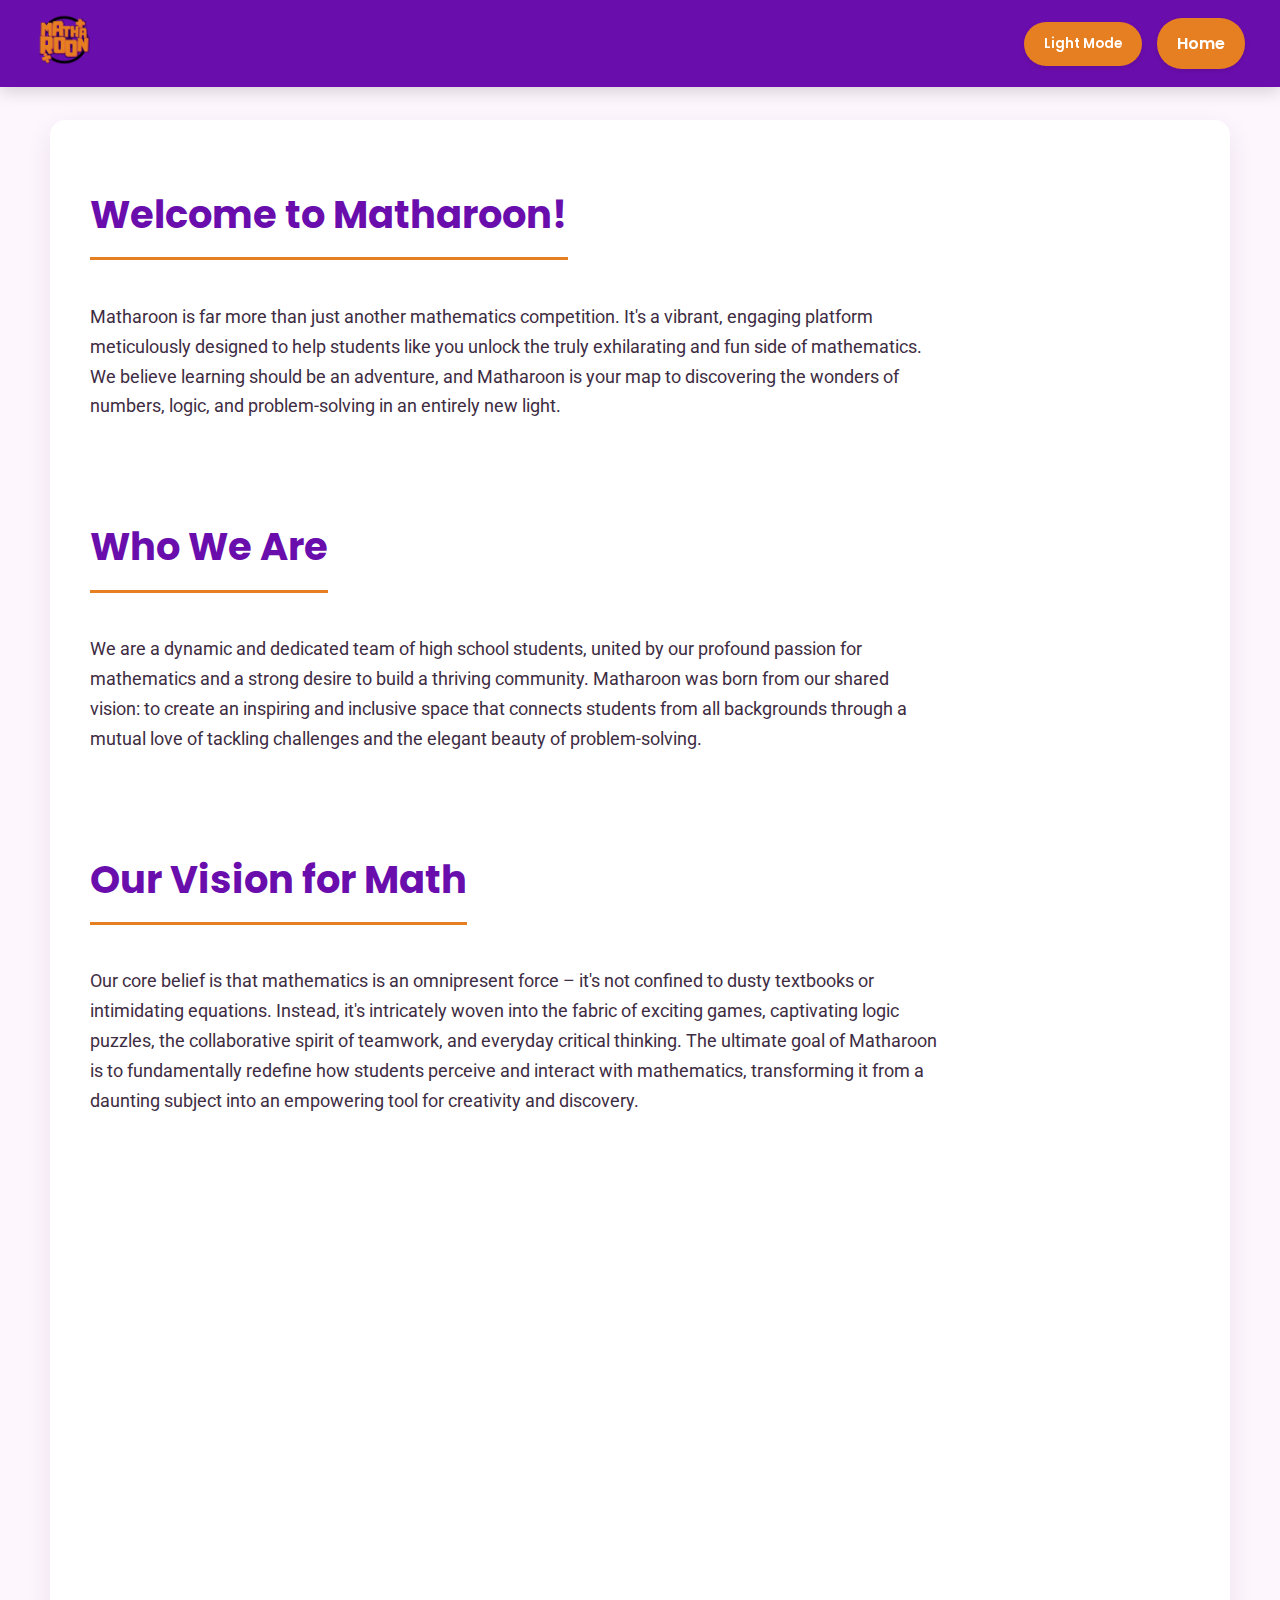
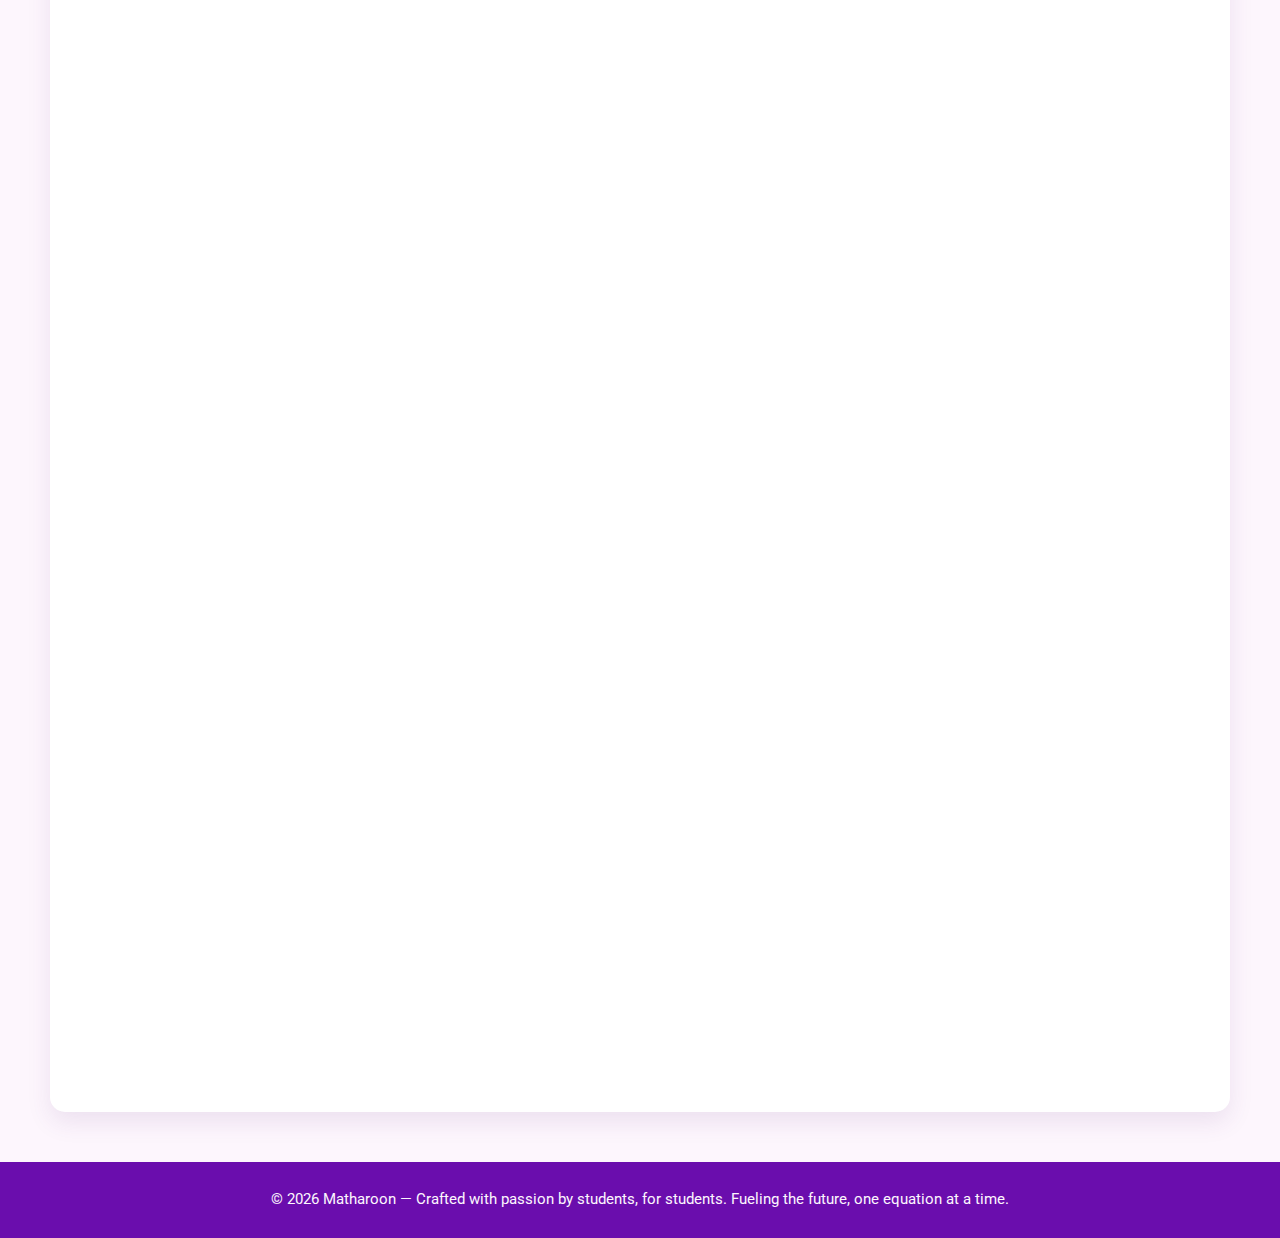
<file: aboutUs.html>
<!DOCTYPE html>
<html lang="en">

<head>
    <meta charset="UTF-8" />
    <link rel="icon" href="images/matharoonLogo.png" type="image/png" />
    <meta name="viewport" content="width=device-width, initial-scale=1.0" />
    <title>About Us - Matharoon</title>
    <link
        href="https://fonts.googleapis.com/css2?family=Poppins:wght@300;400;600;700&family=Roboto:wght@400;700&display=swap"
        rel="stylesheet" />
    <style>
        :root {
            --primary-color: #6A0DAD;
            /* Vibrant Purple */
            --secondary-color: #E67E22;
            /* Bright Orange */
            --accent-color: #2ECC71;
            /* Emerald Green */
            --bg-color-light: #FDF6FD;
            /* Very light purple/pink */
            --text-color-light: #3D2C42;
            /* Dark Purple */
            --container-bg-light: #FFFFFF;
            --card-bg-light: #F9F3F9;

            --bg-color-dark: #1A082E;
            /* Deep Dark Purple */
            --text-color-dark: #EAE0F3;
            /* Light Lavender */
            --container-bg-dark: #2B1442;
            /* Dark Purple */
            --card-bg-dark: #3D2C42;
            /* Medium Dark Purple */

            --font-primary: 'Poppins', sans-serif;
            --font-secondary: 'Roboto', sans-serif;
        }

        body {
            font-family: var(--font-primary);
            background-color: var(--bg-color-light);
            color: var(--text-color-light);
            margin: 0;
            padding: 0;
            transition: background-color 0.5s ease, color 0.5s ease;
            line-height: 1.7;
        }

        body.dark-mode {
            --bg-color-light: var(--bg-color-dark);
            --text-color-light: var(--text-color-dark);
            --container-bg-light: var(--container-bg-dark);
            --card-bg-light: var(--card-bg-dark);
        }

        .navbar {
            display: flex;
            justify-content: space-between;
            align-items: center;
            background-color: var(--primary-color);
            padding: 12px 35px;
            position: fixed;
            top: 0;
            left: 0;
            right: 0;
            width: calc(100% - 70px);
            /* Account for padding */
            z-index: 1000;
            box-shadow: 0 5px 15px rgba(0, 0, 0, 0.15);
        }

        .logo img {
            height: 55px;
            transition: transform 0.3s ease;
        }

        .logo img:hover {
            transform: scale(1.05);
        }

        .nav-right {
            display: flex;
            align-items: center;
            gap: 15px;
        }

        .nav-button {
            background: var(--secondary-color);
            color: white;
            border: none;
            padding: 12px 20px;
            border-radius: 25px;
            font-weight: 600;
            font-family: var(--font-primary);
            cursor: pointer;
            text-decoration: none;
            transition: background-color 0.3s ease, transform 0.3s ease, box-shadow 0.3s ease;
            box-shadow: 0 2px 5px rgba(0, 0, 0, 0.1);
        }

        .nav-button:hover {
            background: #D35400;
            /* Darker Orange */
            transform: translateY(-2px) scale(1.03);
            box-shadow: 0 4px 10px rgba(0, 0, 0, 0.15);
        }

        .theme-toggle {
            /* Specific styling if needed, otherwise inherits from .nav-button */

        }

        .home-link {
            /* Specific styling if needed, otherwise inherits from .nav-button */

        }

        .container {
            max-width: 1100px;
            margin: 120px auto 50px;
            padding: 30px 40px;
            background: var(--container-bg-light);
            border-radius: 15px;
            box-shadow: 0 10px 25px rgba(90, 40, 120, 0.1);
            transition: background-color 0.5s ease, color 0.5s ease;
        }

        section {
            margin-bottom: 60px;
            opacity: 0;
            transform: translateY(30px);
            transition: opacity 0.6s ease-out, transform 0.6s ease-out;
        }

        section.visible {
            opacity: 1;
            transform: translateY(0);
        }

        section h2 {
            font-size: 2.4rem;
            font-weight: 700;
            color: var(--primary-color);
            margin-bottom: 25px;
            padding-bottom: 10px;
            border-bottom: 3px solid var(--secondary-color);
            display: inline-block;
        }

        section p,
        section ul {
            font-family: var(--font-secondary);
            font-size: 1.1rem;
            color: var(--text-color-light);
            margin-bottom: 20px;
            max-width: 850px;
        }

        body.dark-mode section p,
        body.dark-mode section ul {
            color: var(--text-color-dark);
        }

        .team {
            display: grid;
            grid-template-columns: repeat(auto-fit, minmax(280px, 1fr));
            gap: 30px;
        }

        .team-member {
            background: var(--card-bg-light);
            border: 1px solid #E8DAEF;
            padding: 25px;
            border-radius: 12px;
            text-align: center;
            transition: all 0.4s cubic-bezier(0.175, 0.885, 0.32, 1.275);
            /* Added more expressive transition */
            box-shadow: 0 5px 15px rgba(0, 0, 0, 0.05);
        }

        body.dark-mode .team-member {
            border-color: #4A2B56;
        }

        .team-member:hover {
            box-shadow: 0 12px 25px rgba(90, 40, 120, 0.15);
            transform: translateY(-10px) scale(1.02);
            border-left: 5px solid var(--accent-color);
        }

        .team-member img {
            width: 130px;
            height: 130px;
            border-radius: 50%;
            object-fit: cover;
            margin-bottom: 18px;
            border: 4px solid var(--secondary-color);
            transition: transform 0.3s ease;
        }

        .team-member:hover img {
            transform: scale(1.1) rotate(5deg);
        }

        .team-member h3 {
            color: var(--primary-color);
            font-size: 1.6rem;
            font-weight: 600;
            margin-bottom: 8px;
        }

        body.dark-mode .team-member h3 {
            color: var(--accent-color);
        }

        .team-member p {
            font-size: 0.95rem;
            color: var(--text-color-light);
            max-width: 100%;
            text-align: center;
        }

        body.dark-mode .team-member p {
            color: var(--text-color-dark);
        }

        ul {
            padding-left: 25px;
            list-style: none;
        }

        ul li {
            padding-left: 20px;
            position: relative;
            margin-bottom: 10px;
        }

        ul li::before {
            content: "\2728";
            /* Sparkle emoji or could use an SVG */
            color: var(--secondary-color);
            position: absolute;
            left: -5px;
            top: 0px;
            font-size: 1.2em;
        }

        footer {
            text-align: center;
            background: var(--primary-color);
            color: #FDF6FD;
            padding: 25px 20px;
            font-size: 0.95em;
            font-family: var(--font-secondary);
            margin-top: 40px;
        }

        /* Scrollbar styling for a more modern look */
        ::-webkit-scrollbar {
            width: 10px;
        }

        ::-webkit-scrollbar-track {
            background: var(--bg-color-light);
        }

        ::-webkit-scrollbar-thumb {
            background: var(--secondary-color);
            border-radius: 5px;
        }

        ::-webkit-scrollbar-thumb:hover {
            background: #D35400;
        }

        body.dark-mode ::-webkit-scrollbar-track {
            background: var(--bg-color-dark);
        }
    </style>
</head>

<body>
    <nav class="navbar">
        <div class="nav-left">
            <a href="index.html" class="logo">
                <img src="images/matharoonLogo.png" alt="Matharoon Logo" />
            </a>
        </div>
        <div class="nav-right">
            <button class="nav-button theme-toggle" onclick="toggleTheme()">Dark Mode</button>
            <a href="index.html" class="nav-button home-link">Home</a>
        </div>
    </nav>

    <div class="container">
        <section id="intro">
            <h2>Welcome to Matharoon!</h2>
            <p>Matharoon is far more than just another mathematics competition. It's a vibrant, engaging platform
                meticulously designed to help students like you unlock the truly exhilarating and fun side of
                mathematics. We believe learning should be an adventure, and Matharoon is your map to discovering the
                wonders of numbers, logic, and problem-solving in an entirely new light.</p>
        </section>

        <section id="who-we-are">
            <h2>Who We Are</h2>
            <p>We are a dynamic and dedicated team of high school students, united by our profound passion for
                mathematics and a strong desire to build a thriving community. Matharoon was born from our shared
                vision: to create an inspiring and inclusive space that connects students from all backgrounds through a
                mutual love of tackling challenges and the elegant beauty of problem-solving.</p>
        </section>

        <section id="vision">
            <h2>Our Vision for Math</h2>
            <p>Our core belief is that mathematics is an omnipresent force – it's not confined to dusty textbooks or
                intimidating equations. Instead, it's intricately woven into the fabric of exciting games, captivating
                logic puzzles, the collaborative spirit of teamwork, and everyday critical thinking. The ultimate goal
                of Matharoon is to fundamentally redefine how students perceive and interact with mathematics,
                transforming it from a daunting subject into an empowering tool for creativity and discovery.</p>
        </section>

        <section id="creators">
            <h2>Meet the Creators</h2>
            <div class="team">
                <div class="team-member">
                    <img src="images/star.png" alt="Kahail - Creator of Matharoon" />
                    <!-- Placeholder image, ideally replace with actual or illustrative photo -->
                    <h3>Kahail</h3>
                    <p>Kahail's exceptional mathematical prowess and insightful technological knowledge are the driving
                        forces that give Matharoon its unique aura and cutting-edge feel. He's passionately dedicated to
                        redefining the landscape of math games, making them more engaging and educational. It's no
                        surprise he's often referred to as premium in his endeavors!</p>
                </div>
                <div class="team-member">
                    <img src="images/add.png" alt="Future Team Member" /> <!-- Placeholder for another team member -->
                    <h3>Future Innovator</h3>
                    <p>Our team is always growing! We are looking for passionate individuals to help shape the future of
                        Matharoon. Could this be you?</p>
                </div>
            </div>
        </section>

        <section id="mission">
            <h2>Our Mission & Your Journey</h2>
            <p>We are on a mission to cultivate an enriching environment where students can:</p>
            <ul>
                <li>Significantly boost their confidence in approaching and solving complex mathematical problems.</li>
                <li>Actively engage in highly creative and stimulating mathematical experiences that go beyond
                    traditional learning.</li>
                <li>Connect with a diverse community of peers who share a genuine enthusiasm for mathematics and
                    collaborative learning.</li>
            </ul>
            <p>...and yes, on this exciting journey, you might just become a certified “Baqeera” – a true Matharoon
                champion!</p>
        </section>

        <section id="contact">
            <h2>Get in Touch!</h2>
            <p>We genuinely value your feedback, ideas, and questions. Please don't hesitate to reach out to us anytime.
                We're here to help and listen!</p>
            <ul>
                <li><strong>Kahail:</strong> <a href="mailto:kahailmek@gmail.com"
                        style="color: var(--secondary-color); text-decoration:none;">Creator</a>
                </li>

            </ul>
        </section>
    </div>

    <footer>
        &copy; <span id="currentYear"></span> Matharoon — Crafted with passion by students, for students. Fueling the
        future, one equation at a time.
    </footer>

    <script>
        // Smooth scroll for anchor links (optional, but good for UX)
        document.querySelectorAll('a[href^="#"]').forEach(anchor => {
            anchor.addEventListener('click', function (e) {
                e.preventDefault();
                document.querySelector(this.getAttribute('href')).scrollIntoView({
                    behavior: 'smooth'
                });
            });
        });

        // Intersection Observer for section animations
        const sections = document.querySelectorAll('section');
        const options = {
            root: null, // relative to document viewport 
            rootMargin: '0px',
            threshold: 0.1 // trigger when 10% of the section is visible
        };

        const observer = new IntersectionObserver(function (entries, observer) {
            entries.forEach(entry => {
                if (!entry.isIntersecting) {
                    return;
                }
                entry.target.classList.add('visible');
                observer.unobserve(entry.target);
            });
        }, options);

        sections.forEach(section => {
            observer.observe(section);
        });

        // Dynamic Year for Footer
        document.getElementById('currentYear').textContent = new Date().getFullYear();

    </script>
    <script src="aboutUs.js"></script>
    <!-- Removed index.js and firebase.js as they might not be relevant for a static about us page, review if needed -->
    <!-- If firebase.js is needed for theme preference or user data, it should be re-added -->
</body>

</html>
</file>
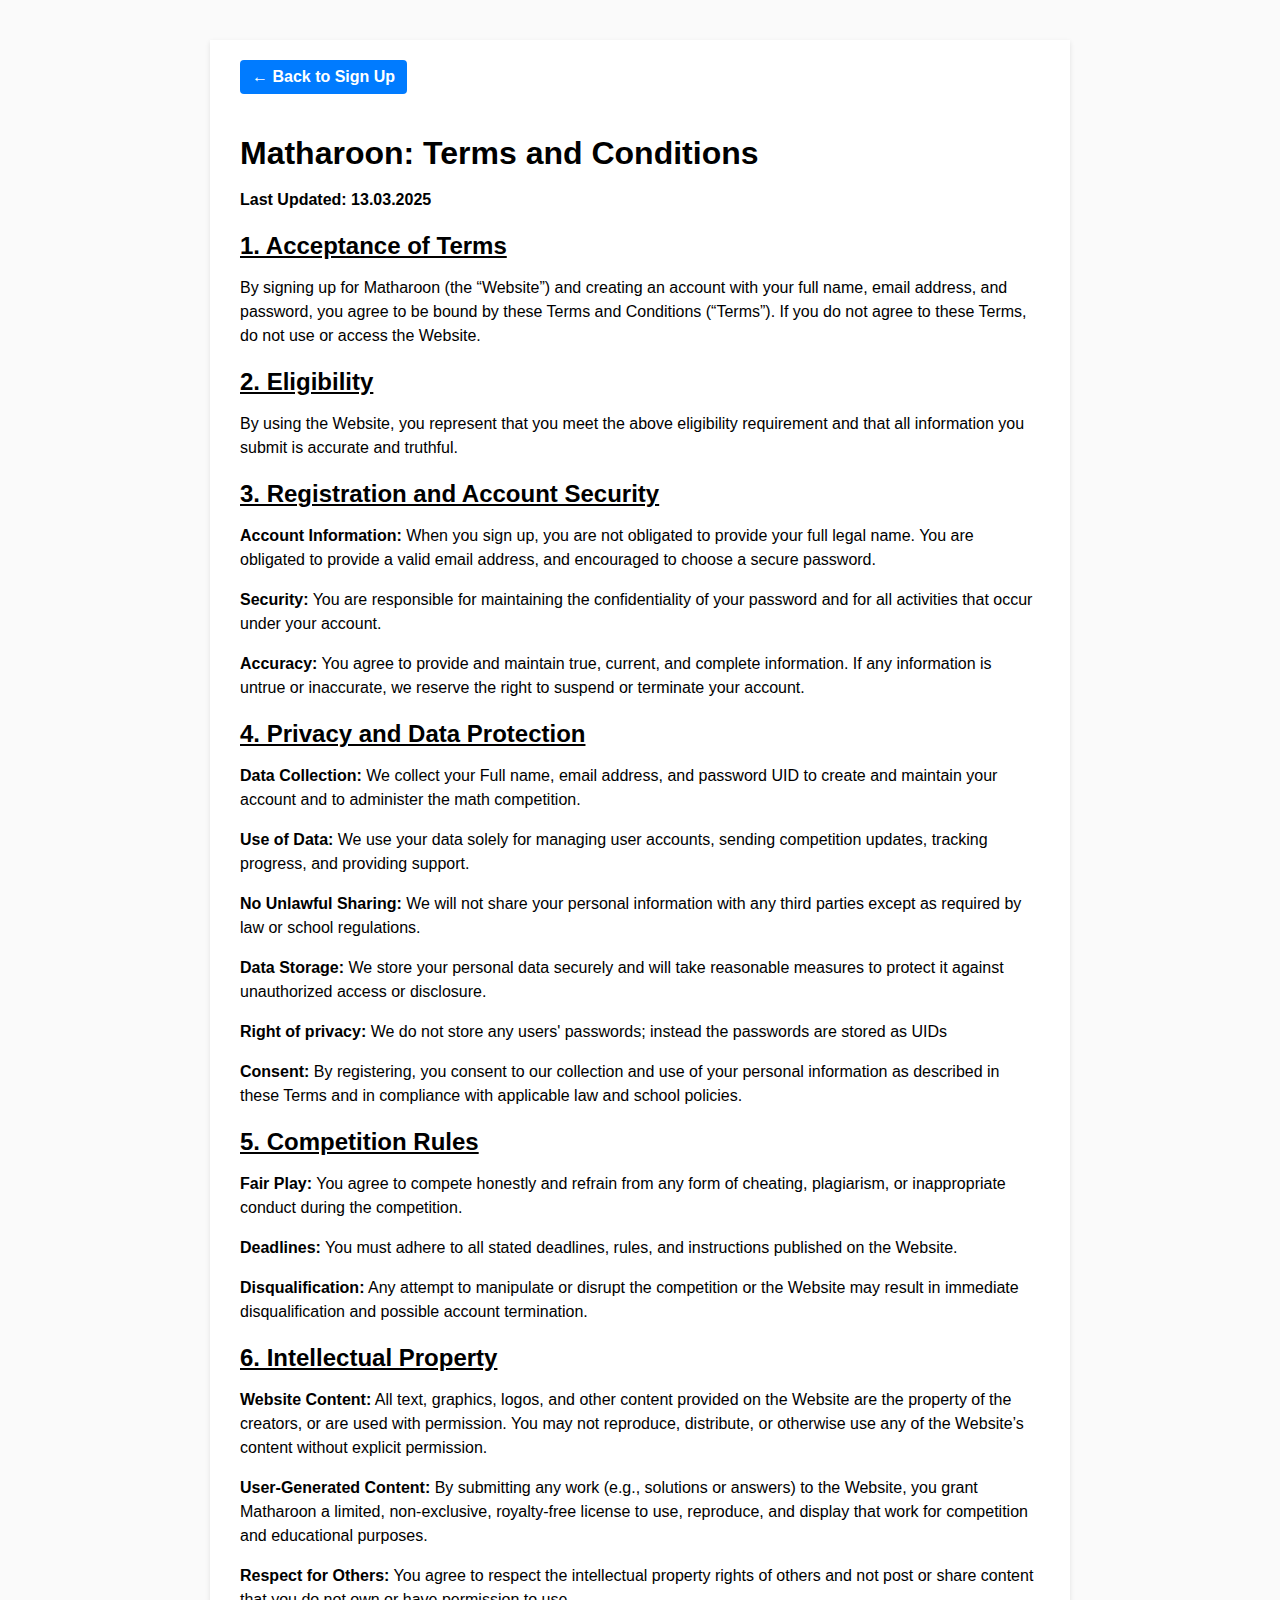
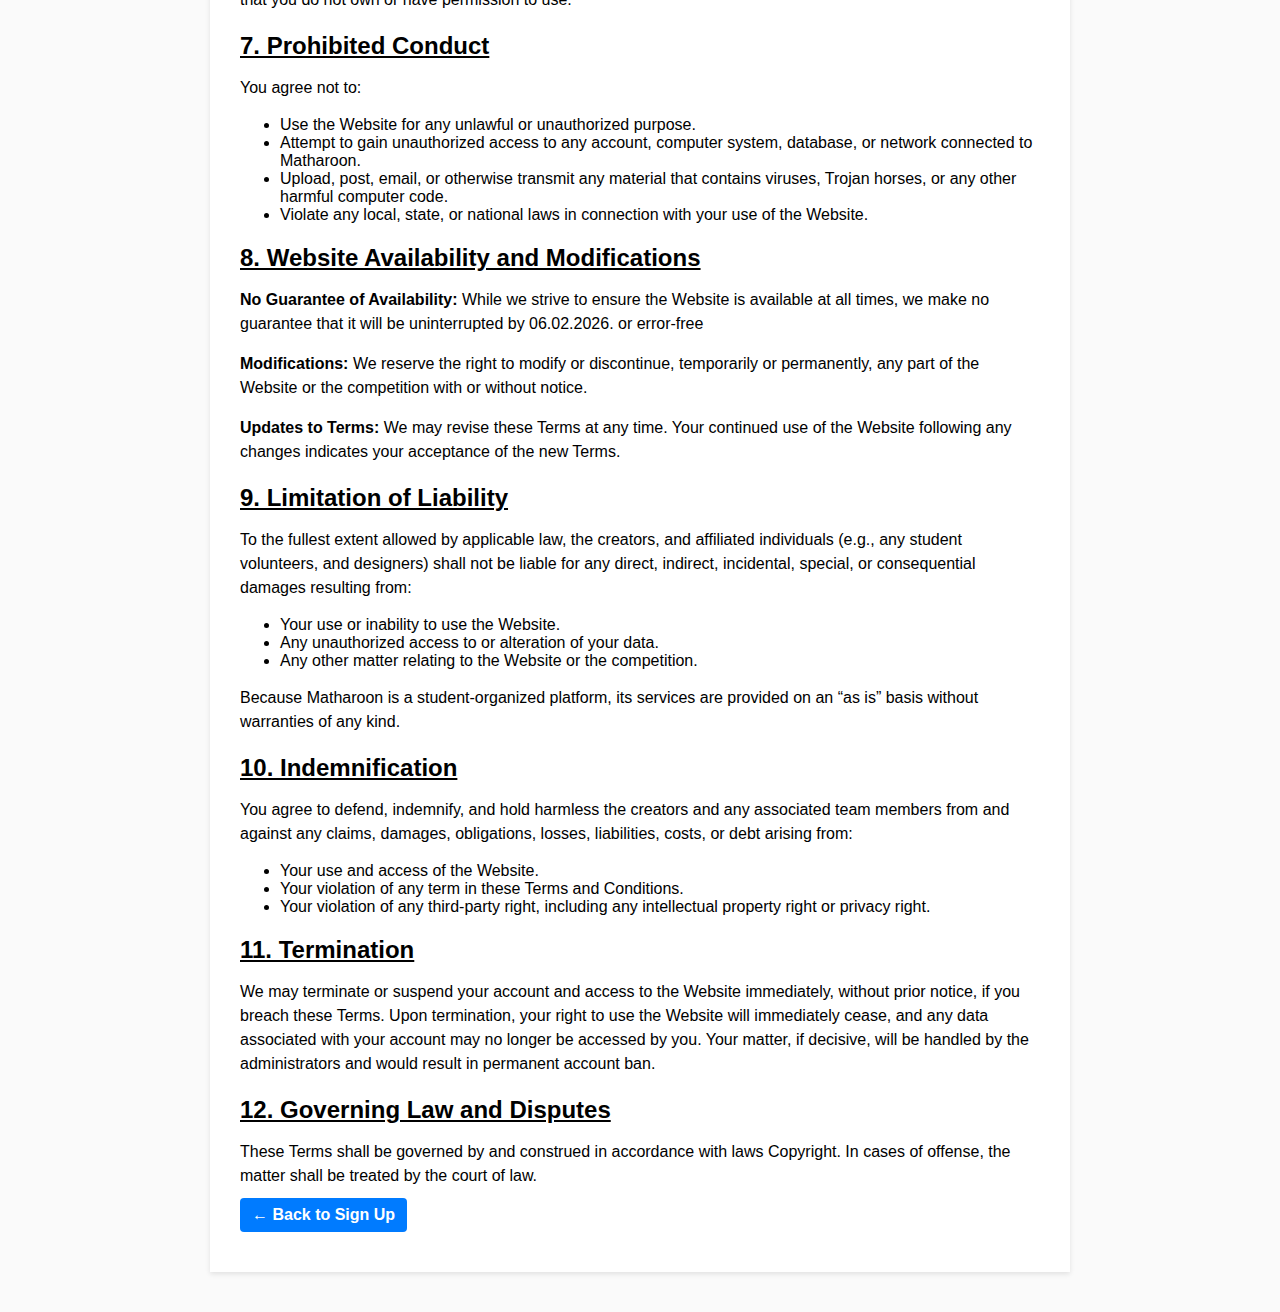
<file: terms.html>
<!DOCTYPE html>
<html lang="en">

<head>
    <meta charset="UTF-8" />
    <title>Matharoon: Terms and Conditions</title>
    <style>
        /* Basic styling for readability */
        body {
            margin: 0;
            padding: 0;
            font-family: Arial, sans-serif;
            background: #fafafa;
        }

        .container {
            max-width: 800px;
            margin: 0 auto;
            background: #fff;
            padding: 20px 30px;
            box-shadow: 0 2px 5px rgba(0, 0, 0, 0.1);
            margin-top: 40px;
            margin-bottom: 40px;
        }

        h1,
        h2 {
            margin-bottom: 15px;
        }

        p {
            margin-bottom: 10px;
            line-height: 1.5;
        }

        a {
            color: #007bff;
            text-decoration: none;
            font-weight: bold;
        }

        a:hover {
            text-decoration: underline;
        }

        /* Simple back-link styling */
        .back-link {
            display: inline-block;
            margin-bottom: 20px;
            padding: 8px 12px;
            background: #007bff;
            color: #fff;
            border-radius: 4px;
            text-decoration: none;
        }

        .back-link:hover {
            background: #0056b3;
        }

        .section-title {
            margin-top: 20px;
            font-weight: bold;
            text-decoration: underline;
        }
    </style>
</head>

<body>

    <div class="container">
        <!-- Link back to the sign-up page -->
        <a href="signUp.html" class="back-link">← Back to Sign Up</a>

        <h1>Matharoon: Terms and Conditions</h1>
        <p><strong>Last Updated: 13.03.2025</strong></p>

        <div class="section">
            <h2 class="section-title">1. Acceptance of Terms</h2>
            <p>
                By signing up for Matharoon (the “Website”) and creating an account with your full name,
                email address, and password, you agree to be bound by these Terms and Conditions (“Terms”).
                If you do not agree to these Terms, do not use or access the Website.
            </p>
        </div>

        <div class="section">
            <h2 class="section-title">2. Eligibility</h2>
            <p>
                By using the Website, you represent that you meet the above eligibility requirement and that
                all information you submit is accurate and truthful.
            </p>
        </div>

        <div class="section">
            <h2 class="section-title">3. Registration and Account Security</h2>
            <p><strong>Account Information:</strong> When you sign up, you are not obligated to provide your full legal
                name. You are obligated to provide a valid email address, and encouraged to choose a secure
                password.
            </p>
            <p><strong>Security:</strong> You are responsible for maintaining the confidentiality of your
                password and for all activities that occur under your account.</p>
            <p><strong>Accuracy:</strong> You agree to provide and maintain true, current, and complete
                information. If any information is untrue or inaccurate, we reserve the right to suspend or
                terminate your account.</p>
        </div>

        <div class="section">
            <h2 class="section-title">4. Privacy and Data Protection</h2>
            <p><strong>Data Collection:</strong> We collect your Full name, email address, and password UID
                to create and maintain your account and to administer the math competition.</p>
            <p><strong>Use of Data:</strong> We use your data solely for managing user accounts, sending
                competition updates, tracking progress, and providing support.</p>
            <p><strong>No Unlawful Sharing:</strong> We will not share your personal information with any
                third parties except as required by law or school regulations.</p>
            <p><strong>Data Storage:</strong> We store your personal data securely and will take reasonable
                measures to protect it against unauthorized access or disclosure.</p>
            <p><strong>Right of privacy:</strong> We do not store any users' passwords; instead the passwords are stored
                as UIDs</p>
            <p><strong>Consent:</strong> By registering, you consent to our collection and use of your
                personal information as described in these Terms and in compliance with applicable law and
                school policies.</p>
        </div>

        <div class="section">
            <h2 class="section-title">5. Competition Rules</h2>
            <p><strong>Fair Play:</strong> You agree to compete honestly and refrain from any form of
                cheating, plagiarism, or inappropriate conduct during the competition.</p>
            <p><strong>Deadlines:</strong> You must adhere to all stated deadlines, rules, and instructions
                published on the Website.</p>
            <p><strong>Disqualification:</strong> Any attempt to manipulate or disrupt the competition or
                the Website may result in immediate disqualification and possible account termination.</p>
        </div>

        <div class="section">
            <h2 class="section-title">6. Intellectual Property</h2>
            <p><strong>Website Content:</strong> All text, graphics, logos, and other content provided
                on the Website are the property of the creators, or are used with permission.
                You may not reproduce, distribute, or otherwise use any of the Website’s content without
                explicit permission.</p>
            <p><strong>User-Generated Content:</strong> By submitting any work (e.g., solutions or answers)
                to the Website, you grant Matharoon a limited, non-exclusive, royalty-free license to use,
                reproduce, and display that work for competition and educational purposes.</p>
            <p><strong>Respect for Others:</strong> You agree to respect the intellectual property rights
                of others and not post or share content that you do not own or have permission to use.</p>
        </div>

        <div class="section">
            <h2 class="section-title">7. Prohibited Conduct</h2>
            <p>
                You agree not to:
            <ul>
                <li>Use the Website for any unlawful or unauthorized purpose.</li>
                <li>Attempt to gain unauthorized access to any account, computer system, database, or network connected
                    to
                    Matharoon.</li>
                <li>Upload, post, email, or otherwise transmit any material that contains viruses, Trojan horses, or any
                    other harmful computer code.</li>
                <li>Violate any local, state, or national laws in connection with your use of the Website.</li>
            </ul>
            </p>
        </div>

        <div class="section">
            <h2 class="section-title">8. Website Availability and Modifications</h2>
            <p><strong>No Guarantee of Availability:</strong> While we strive to ensure the Website is
                available at all times, we make no guarantee that it will be uninterrupted by 06.02.2026. or error-free
            </p>
            <p><strong>Modifications:</strong> We reserve the right to modify or discontinue, temporarily
                or permanently, any part of the Website or the competition with or without notice.</p>
            <p><strong>Updates to Terms:</strong> We may revise these Terms at any time. Your continued use
                of the Website following any changes indicates your acceptance of the new Terms.</p>
        </div>

        <div class="section">
            <h2 class="section-title">9. Limitation of Liability</h2>
            <p>
                To the fullest extent allowed by applicable law, the creators, and affiliated
                individuals (e.g., any student volunteers, and designers) shall not be liable for any direct, indirect,
                incidental, special, or consequential damages resulting from:
            </p>
            <ul>
                <li>Your use or inability to use the Website.</li>
                <li>Any unauthorized access to or alteration of your data.</li>
                <li>Any other matter relating to the Website or the competition.</li>
            </ul>
            <p>
                Because Matharoon is a student-organized platform, its services are provided on an
                “as is” basis without warranties of any kind.
            </p>
        </div>

        <div class="section">
            <h2 class="section-title">10. Indemnification</h2>
            <p>
                You agree to defend, indemnify, and hold harmless the creators and any
                associated team members from and against any claims, damages, obligations, losses,
                liabilities, costs, or debt arising from:
            </p>
            <ul>
                <li>Your use and access of the Website.</li>
                <li>Your violation of any term in these Terms and Conditions.</li>
                <li>Your violation of any third-party right, including any intellectual property right
                    or privacy right.</li>
            </ul>
        </div>

        <div class="section">
            <h2 class="section-title">11. Termination</h2>
            <p>
                We may terminate or suspend your account and access to the Website immediately, without
                prior notice, if you breach these Terms. Upon termination, your right to use the Website
                will immediately cease, and any data associated with your account may no longer be accessed
                by you. Your matter, if decisive, will be handled by the administrators and would result in permanent
                account ban.
            </p>
        </div>

        <div class="section">
            <h2 class="section-title">12. Governing Law and Disputes</h2>
            <p>
                These Terms shall be governed by and construed in accordance with laws Copyright. In
                cases of offense, the matter
                shall be treated by the court of law.
            </p>
        </div>

        <!-- Another "Back to Sign Up" link at the bottom, if desired -->
        <a href="signUp.html" class="back-link">← Back to Sign Up</a>

    </div>
</body>

</html>
</file>
